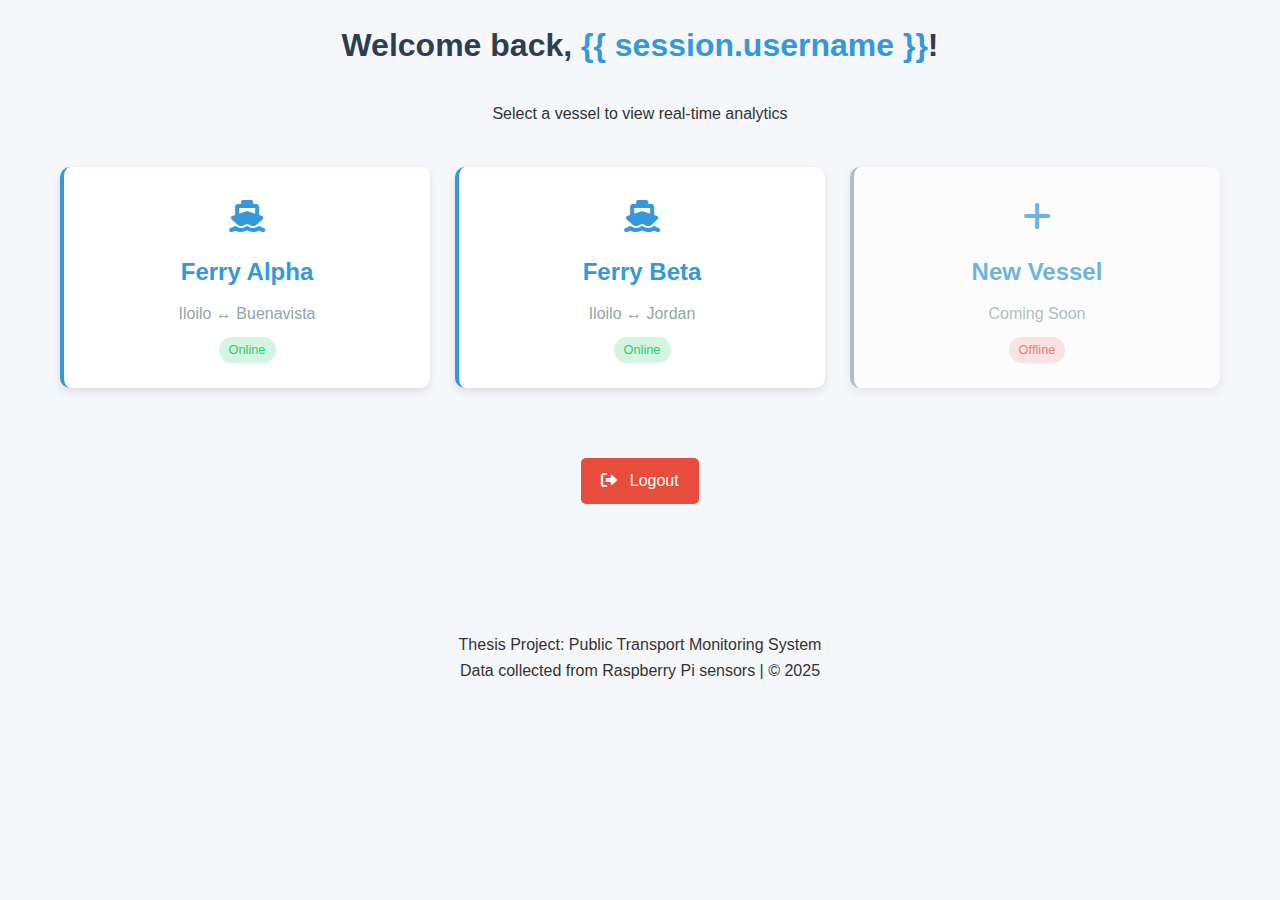
<file: templates/homepage.html>
<!DOCTYPE html>
<html lang="en">
<head>
    <meta charset="UTF-8">
    <title>Fleet Monitoring Dashboard</title>
    <link rel="stylesheet" href="/static/styles.css">
    <link rel="stylesheet" href="https://cdnjs.cloudflare.com/ajax/libs/font-awesome/6.0.0-beta3/css/all.min.css">
</head>
<body>
    <div class="homepage-container">

        <!-- User Greeting -->
        <div class="user-greeting">
            <h1>Welcome back, <span class="username">{{ session.username }}</span>!</h1>
            <p>Select a vessel to view real-time analytics</p>
        </div>

        <!-- Vessel Grid -->
        <div class="vessel-grid">
            <a href="/dashboard?vessel_id=1" class="vessel-card">
                <div class="vessel-icon">
                    <i class="fas fa-ship"></i>
                </div>
                <h2>Ferry Alpha</h2>
                <p>Iloilo ↔ Buenavista</p>
                <div class="vessel-status active">Online</div>
            </a>
            <a href="/dashboard?vessel_id=2" class="vessel-card">
                <div class="vessel-icon">
                    <i class="fas fa-ship"></i>
                </div>
                <h2>Ferry Beta</h2>
                <p>Iloilo ↔ Jordan</p>
                <div class="vessel-status active">Online</div>
            </a>
            <a href="#" class="vessel-card coming-soon">
                <div class="vessel-icon">
                    <i class="fas fa-plus"></i>
                </div>
                <h2>New Vessel</h2>
                <p>Coming Soon</p>
                <div class="vessel-status inactive">Offline</div>
            </a>
        </div>

        <a href="/logout" class="logout-btn">
            <i class="fas fa-sign-out-alt"></i> Logout
        </a>

        <footer>
            <p><br><br><br><br><br></p>
            <p>Thesis Project: Public Transport Monitoring System</p>
            <p>Data collected from Raspberry Pi sensors | © 2025</p>
        </footer>
    </div>
</body>
</html>
</file>
<file: static/styles.css>
/* ======================== */
/* === BASE STYLES === */
/* ======================== */
:root {
    --primary-color: #3498db;
    --secondary-color: #2ecc71;
    --danger-color: #e74c3c;
    --warning-color: #f39c12;
    --dark-color: #2c3e50;
    --light-color: #ecf0f1;
    --gray-color: #95a5a6;
    --passenger-card: #3498db;
    --environment-card: #2ecc71;
    --eta-card: #9b59b6;
}

* {
    margin: 0;
    padding: 0;
    box-sizing: border-box;
    font-family: 'Segoe UI', Tahoma, Geneva, Verdana, sans-serif;
}

body {
    background-color: #f5f7fa;
    color: #333;
    line-height: 1.6;
}

.container {
    max-width: 1200px;
    margin: 0 auto;
    padding: 20px;
}

/* ======================== */
/* === LOGIN PAGE STYLES === */
/* ======================== */
.login-container {
    max-width: 400px;
    margin: 100px auto;
    padding: 30px;
    background: white;
    border-radius: 10px;
    box-shadow: 0 4px 10px rgba(0, 0, 0, 0.1);
    text-align: center;
}

.logo {
    margin-bottom: 20px;
}

.logo img {
    height: 60px;
    width: auto;
}

.form-group {
    margin-bottom: 15px;
    text-align: left;
}

.login-container input {
    width: 100%;
    padding: 12px;
    border: 1px solid #ddd;
    border-radius: 5px;
    font-size: 1rem;
}

input.error {
    border-color: var(--danger-color);
    animation: shake 0.5s;
}

.error-message {
    color: var(--danger-color);
    margin: 10px 0;
    font-size: 0.9rem;
    min-height: 20px;
}

.login-container button {
    width: 100%;
    padding: 12px;
    background: var(--primary-color);
    color: white;
    border: none;
    border-radius: 5px;
    font-size: 1rem;
    cursor: pointer;
    transition: background 0.3s;
}

.login-container button:hover {
    background: #2980b9;
}

@keyframes shake {
    0%, 100% { transform: translateX(0); }
    20%, 60% { transform: translateX(-5px); }
    40%, 80% { transform: translateX(5px); }
}

/* ======================== */
/* === HOMEPAGE STYLES === */
/* ======================== */
.homepage-container {
    max-width: 1200px;
    margin: 0 auto;
    padding: 20px;
    text-align: center;
}

.homepage-container h1 {
    color: var(--dark-color);
    margin-bottom: 30px;
    font-size: 2rem;
}

.header-branding {
    display: flex;
    align-items: center;
    justify-content: center;
    gap: 15px;
    margin-bottom: 20px;
}

.tagline {
    font-size: 1.2rem;
    color: var(--primary-color);
    font-weight: 500;
    letter-spacing: 0.5px;
}

.user-greeting {
    margin-bottom: 40px;
}

.user-greeting .username {
    color: var(--primary-color);
}

.vessel-grid {
    display: grid;
    grid-template-columns: repeat(auto-fit, minmax(300px, 1fr));
    gap: 25px;
    margin: 40px 0;
}

.vessel-card {
    background: white;
    border-radius: 10px;
    box-shadow: 0 4px 10px rgba(0, 0, 0, 0.1);
    padding: 25px;
    text-decoration: none;
    color: var(--dark-color);
    transition: all 0.3s ease;
    border-left: 4px solid var(--primary-color);
}

.vessel-card:hover {
    transform: translateY(-5px);
    box-shadow: 0 6px 15px rgba(0, 0, 0, 0.15);
}

.vessel-card h2 {
    color: var(--primary-color);
    margin-bottom: 10px;
    font-size: 1.5rem;
}

.vessel-card p {
    color: var(--gray-color);
    font-size: 1rem;
}

.vessel-icon {
    font-size: 2rem;
    color: var(--primary-color);
    margin-bottom: 10px;
}

.vessel-status {
    display: inline-block;
    padding: 3px 10px;
    border-radius: 20px;
    font-size: 0.8rem;
    margin-top: 10px;
}

.vessel-status.active {
    background: rgba(46, 204, 113, 0.2);
    color: var(--secondary-color);
}

.vessel-status.inactive {
    background: rgba(231, 76, 60, 0.2);
    color: var(--danger-color);
}

.coming-soon {
    opacity: 0.7;
    border-left: 4px solid var(--gray-color);
}

.quick-stats {
    display: grid;
    grid-template-columns: repeat(auto-fit, minmax(200px, 1fr));
    gap: 20px;
    margin: 40px 0;
}

.stat-card {
    background: white;
    padding: 20px;
    border-radius: 10px;
    box-shadow: 0 2px 5px rgba(0,0,0,0.05);
    text-align: center;
}

.stat-card i {
    font-size: 1.8rem;
    color: var(--primary-color);
    margin-bottom: 10px;
}

.stat-card h3 {
    font-size: 1rem;
    color: var(--gray-color);
    margin-bottom: 5px;
}

.stat-card p {
    font-size: 1.4rem;
    font-weight: bold;
    color: var(--dark-color);
}

.logout-btn {
    display: inline-block;
    margin-top: 30px;
    padding: 10px 20px;
    background: var(--danger-color);
    color: white !important;
    border-radius: 5px;
    text-decoration: none;
    transition: background 0.3s;
}

.logout-btn:hover {
    background: #c0392b;
}

.logout-btn i {
    margin-right: 8px;
}

/* ======================== */
/* === DASHBOARD STYLES === */
/* ======================== */
.dashboard {
    display: grid;
    grid-template-columns: repeat(auto-fit, minmax(300px, 1fr));
    gap: 20px;
    margin-bottom: 30px;
}

.card {
    background-color: white;
    border-radius: 10px;
    box-shadow: 0 4px 6px rgba(0, 0, 0, 0.1);
    overflow: hidden;
    display: flex;
    flex-direction: column;
}

.card-header {
    padding: 15px 20px;
    display: flex;
    align-items: center;
    border-bottom: 1px solid #eee;
}

.card-header i {
    font-size: 1.5rem;
    margin-right: 15px;
}

.card-header h2 {
    font-size: 1.3rem;
    color: var(--dark-color);
}

.card-body {
    padding: 20px;
    flex-grow: 1;
}

.card-footer {
    padding: 15px 20px;
    background-color: #f9f9f9;
    border-top: 1px solid #eee;
}

/* Passenger Card */
.passenger-card .card-header {
    background-color: rgba(52, 152, 219, 0.1);
    color: var(--passenger-card);
}

.passenger-display {
    text-align: center;
    margin-bottom: 20px;
}

.passenger-display span:first-child {
    font-size: 4rem;
    font-weight: bold;
    color: var(--passenger-card);
    display: block;
    line-height: 1;
}

.passenger-label {
    color: var(--gray-color);
    font-size: 1rem;
}

.passenger-stats {
    display: flex;
    justify-content: space-around;
    text-align: center;
}

.stat {
    padding: 10px;
}

.stat span:first-child {
    font-size: 1.8rem;
    font-weight: bold;
    display: block;
    color: var(--dark-color);
}

.stat span:last-child {
    color: var(--gray-color);
    font-size: 0.9rem;
}

.capacity-meter {
    display: flex;
    align-items: center;
}

.meter-label {
    width: 80px;
    color: var(--gray-color);
}

.meter-bar {
    flex-grow: 1;
    height: 10px;
    background-color: #eee;
    border-radius: 5px;
    margin: 0 10px;
    overflow: hidden;
}

.meter-fill {
    height: 100%;
    background-color: var(--passenger-card);
    border-radius: 5px;
    transition: width 0.5s ease;
}

.meter-value {
    width: 50px;
    text-align: right;
    font-weight: bold;
    color: var(--dark-color);
}

/* Environmental Card */
.environmental-card .card-header {
    background-color: rgba(46, 204, 113, 0.1);
    color: var(--environment-card);
}

.sensor-row {
    display: flex;
    margin-bottom: 15px;
}

.sensor-row:last-child {
    margin-bottom: 0;
    justify-content: center;
}

.sensor {
    flex: 1;
    text-align: center;
    padding: 15px;
    border-radius: 8px;
    background-color: #f9f9f9;
    margin: 0 5px;
}

.sensor i {
    font-size: 1.8rem;
    color: var(--environment-card);
    margin-bottom: 10px;
}

.sensor-value {
    font-size: 1.5rem;
    font-weight: bold;
    color: var(--dark-color);
    margin-bottom: 5px;
}

.sensor-label {
    color: var(--gray-color);
    font-size: 0.9rem;
}

.status-indicator {
    display: flex;
    justify-content: space-between;
    font-size: 0.9rem;
}

#environment-status {
    color: var(--environment-card);
    font-weight: bold;
}

#last-updated {
    color: var(--gray-color);
}

/* ETA Card */
.eta-card .card-header {
    background-color: rgba(155, 89, 182, 0.1);
    color: var(--eta-card);
}

.route-info {
    display: flex;
    margin-bottom: 20px;
}

.route-details {
    flex: 2;
}

.route-stop {
    display: flex;
    margin-bottom: 15px;
}

.stop-circle {
    width: 20px;
    height: 20px;
    border-radius: 50%;
    margin-right: 15px;
    position: relative;
}

.stop-circle::after {
    content: '';
    position: absolute;
    left: 9px;
    top: 20px;
    width: 2px;
    height: 30px;
    background-color: var(--gray-color);
}

.stop-circle.current {
    background-color: var(--eta-card);
    border: 4px solid rgba(155, 89, 182, 0.3);
}

.stop-circle.next {
    background-color: white;
    border: 2px solid var(--gray-color);
}

.route-stop:last-child .stop-circle::after {
    display: none;
}

.stop-name {
    font-weight: bold;
    color: var(--dark-color);
}

.stop-address {
    color: var(--gray-color);
    font-size: 0.9rem;
}

.eta-display {
    flex: 1;
    display: flex;
    flex-direction: column;
    align-items: center;
    justify-content: center;
}

.eta-value {
    font-size: 3rem;
    font-weight: bold;
    color: var(--eta-card);
    line-height: 1;
}

.eta-label {
    color: var(--gray-color);
    font-size: 1rem;
}

.progress-container {
    margin-top: 20px;
}

.progress-bar {
    height: 8px;
    background-color: #eee;
    border-radius: 4px;
    margin-bottom: 5px;
    overflow: hidden;
}

.progress-fill {
    height: 100%;
    background-color: var(--eta-card);
    border-radius: 4px;
    transition: width 0.5s ease;
}

.progress-labels {
    display: flex;
    justify-content: space-between;
    font-size: 0.8rem;
    color: var(--gray-color);
}

.vehicle-info {
    display: flex;
    justify-content: space-between;
    font-size: 0.9rem;
}

.vehicle-info span {
    color: var(--dark-color);
}

.vehicle-info i {
    color: var(--eta-card);
    margin-right: 5px;
}

/* Data Section */
.data-section {
    background-color: white;
    border-radius: 10px;
    box-shadow: 0 4px 6px rgba(0, 0, 0, 0.1);
    padding: 20px;
    margin-bottom: 30px;
}

.data-section h2 {
    color: var(--dark-color);
    margin-bottom: 20px;
    display: flex;
    align-items: center;
}

.data-section h2 i {
    margin-right: 10px;
    color: var(--primary-color);
}

.chart-container {
    height: 300px;
    position: relative;
}

/* Combined Metrics Section */
.combined-metrics {
    display: grid;
    grid-template-columns: repeat(auto-fit, minmax(350px, 1fr));
    gap: 20px;
    margin-top: 20px;
}

.metric-card {
    background: white;
    border-radius: 10px;
    padding: 20px;
    box-shadow: 0 2px 5px rgba(0,0,0,0.05);
}

.metric-card h3 {
    color: var(--dark-color);
    margin-bottom: 15px;
    display: flex;
    align-items: center;
}

.metric-card h3 i {
    margin-right: 10px;
    color: var(--primary-color);
}

/* Responsive Styles */
@media (max-width: 768px) {
    .dashboard {
        grid-template-columns: 1fr;
    }
    
    .route-info {
        flex-direction: column;
    }
    
    .eta-display {
        margin-top: 20px;
        flex-direction: row;
        align-items: center;
    }
    
    .eta-value {
        margin-right: 10px;
    }
    
    .homepage-container h1 {
        font-size: 1.8rem;
    }
    
    .vessel-grid {
        grid-template-columns: 1fr;
    }
}

/* Utility Classes */
.fa-tachometer-alt {
    color: #9b59b6; 
}

/* ======================== */
/* === NAVIGATION STYLES === */
/* ======================== */
.main-nav {
    display: flex;
    gap: 15px;
    margin-bottom: 20px;
}

.nav-btn {
    padding: 10px 15px;
    border-radius: 5px;
    text-decoration: none;
    display: flex;
    align-items: center;
    gap: 8px;
    transition: all 0.3s ease;
}

.home-btn {
    background-color: var(--primary-color);
    color: white;
}

.home-btn:hover {
    background-color: #2980b9;
    transform: translateY(-2px);
}

/* If using Font Awesome for icons */
@import url('https://cdnjs.cloudflare.com/ajax/libs/font-awesome/6.0.0/css/all.min.css');
</file>
